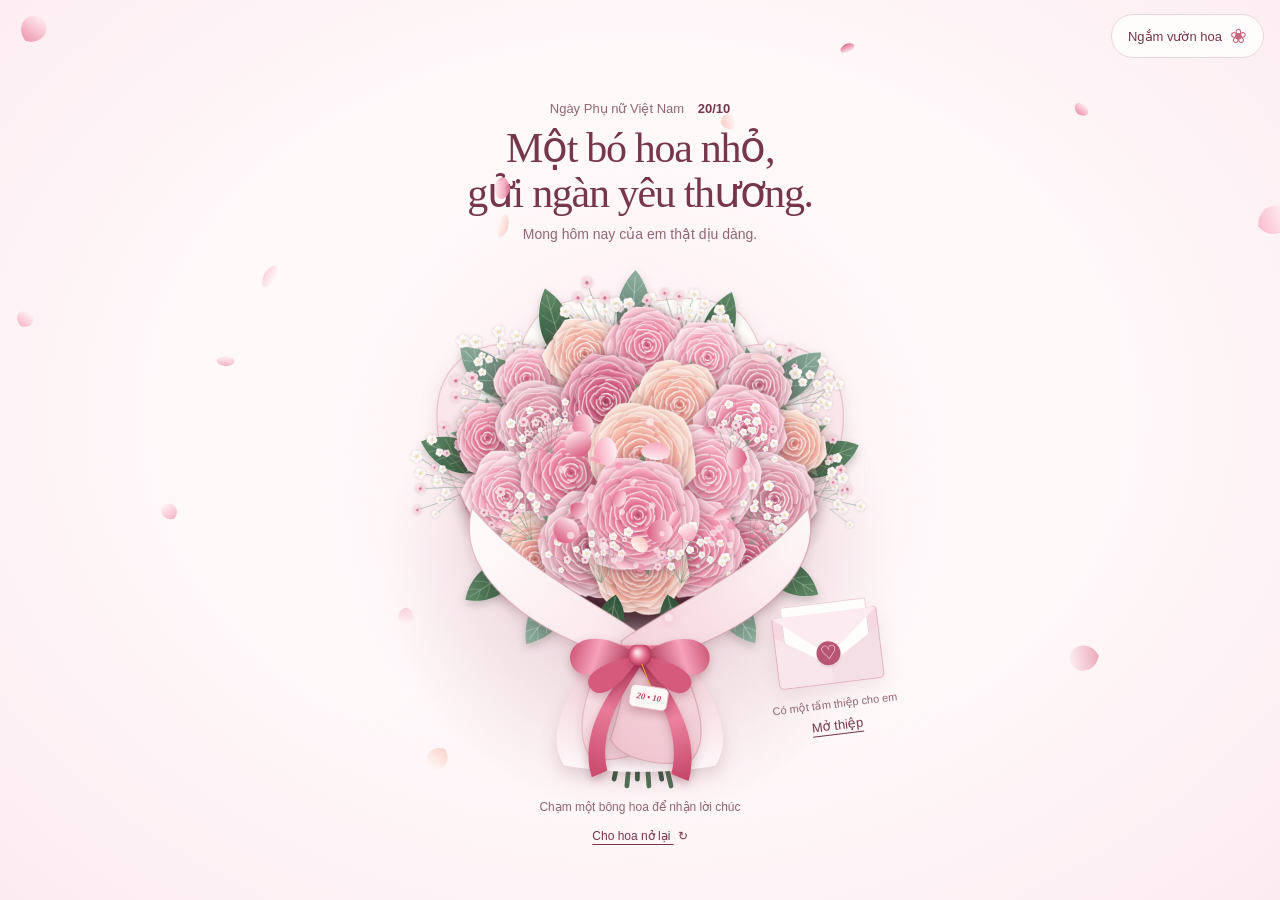
<file: index.html>
<!DOCTYPE html>
<html lang="vi">
<head>
  <meta charset="UTF-8">
  <meta name="viewport" content="width=device-width, initial-scale=1.0">
  <meta name="theme-color" content="#fff8fa">
  <meta name="description" content="Một bó hoa và tấm thiệp nhỏ, gửi những lời chúc dịu dàng nhân ngày Phụ nữ Việt Nam 20/10.">
  <title>Một bó hoa dành tặng em · 20/10</title>
  <link rel="stylesheet" href="./style.css">
  <script src="./script.js" defer></script>
  <script src="./card.js" defer></script>
  <script src="./album.js" defer></script>
</head>
<body>
  <main>
    <a class="garden-link" href="./garden.html">Ngắm vườn hoa <span aria-hidden="true">❀</span></a>
    <canvas id="ambientPetalsCanvas" aria-hidden="true"></canvas>
    <header class="greeting">
      <p class="occasion">Ngày Phụ nữ Việt Nam <span>20/10</span></p>
      <h1>Một bó hoa nhỏ,<br>gửi ngàn yêu thương.</h1>
      <p class="greeting-caption">Mong hôm nay của em thật dịu dàng.</p>
    </header>

    <div class="gift-layout">
      <section class="scene-column" aria-label="Hoa và những lời chúc 20/10">


        <div class="gift-visuals">
          <div class="bouquet-composition">
            <div id="bouquetStageWrapper" role="button" tabindex="0"
              aria-label="Bó hoa hồng. Nhấn Enter để nhận lời chúc; dùng phím mũi tên để chọn bông hoa."
              aria-describedby="bouquetHint">
              <canvas id="bouquetCanvas" aria-hidden="true"></canvas>
            </div>
            <button class="envelope-button" id="openCard" type="button" aria-haspopup="dialog" aria-controls="greetingCard" aria-expanded="false" hidden>
              <span class="envelope" aria-hidden="true"><span class="envelope-letter">Gửi em</span><span class="envelope-seal">♡</span></span>
              <span class="envelope-caption">Có một tấm thiệp cho em</span>
              <span class="envelope-action">Mở thiệp</span>
            </button>
          </div>

        </div>

        <footer class="scene-footer">
          <p id="bouquetHint" class="bouquet-hint">Chạm một bông hoa để nhận lời chúc</p>
          <p id="roseWish" class="rose-wish" role="status" aria-live="polite" aria-atomic="true"></p>
          <button class="text-button" id="replayBloom" type="button">Cho hoa nở lại <span aria-hidden="true">↻</span></button>
        </footer>
      </section>

      <dialog id="greetingCard" class="card-dialog" aria-labelledby="cardTitle">
        <div class="letter-paper">
          <button class="close-button" id="closeCard" type="button" aria-label="Đóng thiệp">×</button>
          <div id="cardReading">
            <div class="letter-date" aria-label="Ngày 20 tháng 10"><span>20</span><span class="date-stem" aria-hidden="true"></span><span>10</span></div>
            <p class="letter-recipient">Gửi <span id="cardRecipient">em</span>,</p>
            <h2 id="cardTitle">Chúc em một ngày<br>thật nhiều yêu thương.</h2>
            <div class="letter-flower" aria-hidden="true">❀</div>
            <p id="cardMessage" class="letter-message"></p>
            <div class="letter-signoff"><p>Với thật nhiều thương mến,</p><p id="cardSender" class="letter-signature"></p></div>
            <div class="letter-fold" aria-hidden="true"></div>
            <div class="letter-actions"><button id="viewAlbum" class="text-button" type="button" aria-controls="memoryAlbum">Xem album kỷ niệm <span aria-hidden="true">♡</span></button><button id="editCard" class="text-button" type="button">Viết lời chúc riêng <span aria-hidden="true">✎</span></button></div>
          </div>
          <form id="cardEditor" hidden>
            <p class="editor-intro">Một tấm thiệp mang lời của em.</p>
            <h2 id="editorTitle" class="editor-title">Viết chút yêu thương</h2>
            <label for="recipientInput">Gửi đến</label>
            <input id="recipientInput" name="recipient" maxlength="60" required autocomplete="off">
            <label for="messageInput">Lời chúc 20/10</label>
            <textarea id="messageInput" name="message" rows="7" maxlength="1500" required></textarea>
            <label for="senderInput">Người gửi</label>
            <input id="senderInput" name="sender" maxlength="60" required autocomplete="off">
            <p class="editor-hint">Lời chúc được lưu trên trình duyệt này.</p>
            <div class="editor-actions"><button class="primary-button" type="submit">Lưu lời chúc</button><button class="text-button" id="cancelEdit" type="button">Hủy</button></div>
          </form>
          <p id="cardStatus" class="card-status" role="status" aria-live="polite"></p>
        </div>
      </dialog>
    </div>
    <section id="memoryAlbum" class="memory-album" aria-labelledby="albumTitle" hidden>
      <header class="album-heading">
        <p class="album-note">Một chút kỷ niệm, dành riêng cho em</p>
        <h2 id="albumTitle">Những khoảnh khắc thương yêu</h2>
        <button id="toggleAlbum" class="text-button" type="button" aria-expanded="false" aria-controls="albumPhotos">Xòe album <span aria-hidden="true">♡</span></button>
        <button id="editAlbum" class="text-button" type="button" aria-expanded="false" aria-controls="albumPhotos">Thay ảnh <span aria-hidden="true">✎</span></button>
      </header>
      <p id="albumEditHint" class="album-edit-hint" hidden>Chọn ảnh từ thiết bị của bạn, tối đa 20 MB mỗi ảnh. Ảnh được lưu trên trình duyệt này, không tự gửi sang thiết bị khác.</p>
      <p id="albumStatus" class="album-status" role="status" aria-live="polite" aria-atomic="true"></p>
      <div id="albumPhotos" class="album-photos">
        <figure class="portrait-card album-card">
          <div class="portrait-photo"><img src="./1792503510712_4976613892190203132_4976613892190203132_794e2be1245276dec7ceb6011c30319c.jpg" alt="Ảnh kỷ niệm thứ nhất của người nhận thiệp" width="768" height="1024" decoding="async"></div>
          <figcaption><span class="portrait-dedication">Chu mỏ đồ đó.</span></figcaption>
          <div class="photo-actions" hidden>
            <button class="text-button change-photo" type="button" aria-label="Đổi ảnh thứ nhất">Đổi ảnh</button>
            <button class="text-button reset-photo" type="button" aria-label="Khôi phục ảnh thứ nhất" disabled>Ảnh ban đầu</button>
            <input class="photo-input" type="file" accept="image/*" aria-label="Chọn ảnh thứ nhất" hidden>
          </div>
        </figure>
        <figure class="portrait-card album-card">
          <div class="portrait-photo"><img src="./1792503510702_4976613892190203132_4976613892190203132_12e4e02a3b22545b1cd906585c420d44.jpg" alt="Ảnh kỷ niệm thứ hai của người nhận thiệp" width="768" height="1024" decoding="async" loading="lazy"></div>
          <figcaption><span class="portrait-dedication">"Thấy anh ngầu không các vk?"</span></figcaption>
          <div class="photo-actions" hidden>
            <button class="text-button change-photo" type="button" aria-label="Đổi ảnh thứ hai">Đổi ảnh</button>
            <button class="text-button reset-photo" type="button" aria-label="Khôi phục ảnh thứ hai" disabled>Ảnh ban đầu</button>
            <input class="photo-input" type="file" accept="image/*" aria-label="Chọn ảnh thứ hai" hidden>
          </div>
        </figure>
        <figure class="portrait-card album-card">
          <div class="portrait-photo"><img src="./1792503510692_4976613892190203132_4976613892190203132_9c86d8f91a71d0dff88ee0bd49622e2a.jpg" alt="Ảnh kỷ niệm thứ ba của người nhận thiệp" width="768" height="1024" decoding="async" loading="lazy"></div>
          <figcaption><span class="portrait-dedication">Dễ Thưnnnn.</span></figcaption>
          <div class="photo-actions" hidden>
            <button class="text-button change-photo" type="button" aria-label="Đổi ảnh thứ ba">Đổi ảnh</button>
            <button class="text-button reset-photo" type="button" aria-label="Khôi phục ảnh thứ ba" disabled>Ảnh ban đầu</button>
            <input class="photo-input" type="file" accept="image/*" aria-label="Chọn ảnh thứ ba" hidden>
          </div>
        </figure>
      </div>
      <p class="album-footnote">Có những điều nhỏ, nhớ lại vẫn thấy vui.</p>
    </section>
    <noscript><p class="noscript-message">Bật JavaScript để ngắm hoa nở và mở thiệp 20/10 nhé.</p></noscript>
  </main>
</body>
</html>
</file>
<file: style.css>
:root {
  --paper: #fffdfb;
  --blush: #fff8fa;
  --rose: #c7637d;
  --ink: #76364d;
  --muted: #916674;
  --line: #ecd3db;
  --bouquet-size: clamp(210px, calc(100dvh - 300px), 560px);
  color: var(--ink);
  font-family: "Segoe UI", Arial, sans-serif;
  font-synthesis: none;
}
* { box-sizing: border-box; }
[hidden] { display: none !important; }
html, body { margin: 0; min-width: 320px; min-height: 100%; }
body {
  background: radial-gradient(ellipse at 50% 46%, #fffdfd 0%, #fff9fa 47%, #fcecf1 100%);
  -webkit-tap-highlight-color: transparent;
}
button, input, textarea { font: inherit; }
button { color: inherit; cursor: pointer; touch-action: manipulation; }
button:focus-visible, a:focus-visible, [tabindex]:focus-visible, input:focus-visible, textarea:focus-visible {
  outline: 2px solid var(--ink); outline-offset: 5px;
}
main {
  min-height: 100vh; min-height: 100dvh;
  display: grid; align-content: center;
  position: relative; isolation: isolate;
  padding: max(72px, calc(env(safe-area-inset-top) + 64px)) clamp(16px, 3vw, 48px) max(16px, env(safe-area-inset-bottom));
}
.garden-link {
  position: absolute; top: max(14px, env(safe-area-inset-top));
  right: max(16px, env(safe-area-inset-right)); z-index: 4;
  display: inline-flex; align-items: center; gap: 8px;
  min-height: 44px; padding: 10px 16px; border: 1px solid var(--line); border-radius: 24px;
  background: var(--paper); color: var(--ink); font-size: 13px; text-decoration: none;
}
.garden-link:hover { background: #fae7ef; }
.garden-link span { color: var(--rose); font-size: 20px; line-height: 1; }
.gift-layout {
  width: min(100%, 1040px); margin-inline: auto;
  display: grid; grid-template-columns: minmax(0, 1fr); align-items: start;
  gap: 32px clamp(28px, 4vw, 60px);
}
.scene-column { min-width: 0; display: flex; flex-direction: column; align-items: center; }
.gift-visuals {
  width: 100%; margin: 4px auto 0; display: grid; place-items: center;
}
.portrait-card {
  position: relative; min-width: 0; width: 100%; max-width: 275px;
  justify-self: center; margin: 0; padding: 10px 10px 0;
  background: var(--paper); border: 1px solid #ecd3db99;
  box-shadow: 0 14px 40px #76364d10, 0 2px 7px #76364d08;
  transform-origin: top left;
}
.portrait-photo { overflow: hidden; aspect-ratio: 3 / 4; background: #f3e4e5; }
.portrait-photo img { display: block; width: 100%; height: 100%; object-fit: cover; object-position: center; }
.portrait-card figcaption { padding: 19px 6px 20px; text-align: center; }
.portrait-dedication { display: block; font: italic clamp(16px, 1.6vw, 21px)/1.45 "Palatino Linotype", Georgia, serif; text-wrap: pretty; }
.portrait-date { display: block; color: var(--muted); margin-top: 11px; font-size: 10px; line-height: 1.6; }
main::before {
  content: ''; position: absolute; left: 50%; top: 52%; z-index: -1;
  width: min(90vw, 700px); aspect-ratio: 1;
  transform: translate(-50%, -50%); border-radius: 50%;
  background: radial-gradient(circle, rgba(252, 210, 223, .45), rgba(254, 235, 242, .16) 57%, transparent 73%);
  filter: blur(26px); pointer-events: none;
}
.greeting { width: fit-content; max-width: 100%; margin: 0 auto 8px; transform-origin: top left; position: relative; z-index: 1; text-align: center; }
.occasion { margin: 0 0 10px; font-size: 13px; color: var(--muted); }
.occasion span { margin-left: 10px; color: var(--ink); font-weight: 600; }
h1, h2, .letter-recipient { font-family: "Palatino Linotype", "Book Antiqua", Palatino, Georgia, serif; font-weight: 400; }
h1 { margin: 0; font-size: clamp(28px, 3.4vw, 42px); line-height: 1.08; letter-spacing: -1.3px; }
.greeting-caption { font-size: 14px; color: var(--muted); margin: 10px 0 0; }
.bouquet-composition {
  position: relative; min-width: 0; margin: -12px auto -8px;
  width: min(100%, var(--bouquet-size));
  transform-origin: top left;
}
#bouquetStageWrapper {
  position: relative; width: 100%; aspect-ratio: 1; border-radius: 45%;
  cursor: pointer; touch-action: manipulation;
  animation: bouquet-entrance 1.15s cubic-bezier(.16, 1, .3, 1) both;
}
#bouquetCanvas { width: 100%; height: 100%; display: block; }
.envelope-button {
  position: absolute; right: 8px; top: 66%; width: clamp(126px, 29%, 164px);
  padding: 0; border: 0; background: transparent; text-align: center;
  transform: rotate(-7deg); animation: envelope-arrival .8s cubic-bezier(.2,.8,.2,1) both;
}
.envelope {
  position: relative; display: block; width: 106px; height: 72px; margin: 0 auto 12px;
  background: #f5d9e2; border: 1px solid #e3b5c4; border-radius: 2px 2px 5px 5px;
  box-shadow: 0 8px 18px #76364d18;
}
.envelope::before {
  content: ''; position: absolute; inset: 0; z-index: 2;
  background: linear-gradient(32deg, #f9e6ec 49%, transparent 50%) left / 51% 100% no-repeat,
              linear-gradient(-32deg, #f5dfe7 49%, transparent 50%) right / 51% 100% no-repeat;
  border-radius: inherit;
}
.envelope::after {
  content: ''; position: absolute; inset: -1px -1px 0; z-index: 3;
  background: #fcebf0; clip-path: polygon(0 0, 100% 0, 50% 61%);
  transform-origin: top; transition: transform .4s ease;
}
.envelope-letter {
  position: absolute; inset: -11px 9px 9px; padding: 12px 0 0;
  background: var(--paper); border: 1px solid var(--line);
  font-family: Georgia, serif; font-style: italic; font-size: 13px;
  transition: transform .4s ease;
}
.envelope-seal {
  position: absolute; left: calc(50% - 12px); top: 28px; z-index: 4;
  width: 24px; height: 24px; border-radius: 50%; background: #b85575;
  color: #fff6f8; font: 19px/24px Georgia, serif; box-shadow: 0 2px 3px #76364d22;
}
.envelope-caption, .envelope-action { display: block; font-size: 11px; line-height: 1.5; }
.envelope-caption { color: var(--muted); }
.envelope-action { font-size: 13px; text-decoration: underline; text-underline-offset: 4px; margin-top: 3px; }
@media (hover: hover) {
  .envelope-button:hover .envelope-letter { transform: translateY(-7px); }
  .envelope-button:hover .envelope::after { transform: rotateX(35deg); }
}
.scene-footer { transform-origin: top left; width: min(100%, 540px); margin-top: 6px; text-align: center; position: relative; z-index: 1; }
.bouquet-hint { font-size: 12px; color: var(--muted); margin: 0; }
.rose-wish { font: italic 17px/1.6 Georgia, serif; margin: 6px auto 2px; max-width: 440px; min-height: 54px; text-wrap: pretty; }
.rose-wish:empty { min-height: 0; margin: 0; }
.rose-wish.is-new { animation: wish-arrival .4s ease both; }
.text-button { border: 0; background: transparent; padding: 12px 8px; font-size: 12px; text-decoration: underline; text-underline-offset: 4px; }
.text-button span { display: inline-block; margin-left: 4px; text-decoration: none; }
#replayBloom { margin-top: 3px; }
#ambientPetalsCanvas { position: fixed; inset: 0; width: 100%; height: 100%; display: block; pointer-events: none; z-index: 2; }
.card-dialog {
  position: relative; z-index: 3; inset: auto; justify-self: center; align-self: start;
  width: min(100%, 620px); min-width: 0; max-width: none; max-height: none; margin: 0;
  padding: 0; border: 0; border-radius: 5px; color: var(--ink);
  background: var(--paper); box-shadow: 0 20px 70px #76364d14, 0 2px 8px #76364d0d;
  overflow: visible; scroll-margin-block: 24px;
}
.card-dialog[open] { animation: letter-open .45s .4s cubic-bezier(.16,1,.3,1) both; }
.letter-paper { position: relative; padding: 18px 30px 10px; background: linear-gradient(90deg, transparent 49.7%, #eedde33b 50%, transparent 50.3%), var(--paper); }
.letter-paper::before { content: ''; position: absolute; inset: 10px; border: 1px solid #ecd3db99; border-radius: 2px; pointer-events: none; }
.close-button { position: absolute; right: 15px; top: 14px; z-index: 1; width: 36px; height: 36px; background: transparent; border: 0; border-radius: 50%; font-size: 25px; font-weight: 300; }
.close-button:hover { background: #f9eaf0; }
.letter-date { display: flex; align-items: center; justify-content: center; gap: 13px; font: 28px/1.1 Georgia, serif; color: var(--rose); margin: 0 0 10px; }
.date-stem { width: 1px; height: 32px; background: var(--line); transform: rotate(25deg); }
.letter-recipient { margin: 0 0 10px; font-size: 19px; overflow-wrap: anywhere; }
#cardTitle { margin: 0; font-size: 31px; line-height: 1.2; letter-spacing: -.6px; }
.letter-flower { text-align: center; font: 29px/1 Georgia, serif; color: var(--rose); margin: 6px 0 8px; }
.letter-message { white-space: pre-wrap; overflow-wrap: anywhere; font-size: 14px; line-height: 1.65; margin: 0; }
.message-paragraph { display: block; }
.message-paragraph + .message-paragraph { margin-top: 12px; }
.letter-signoff { margin-top: 10px; text-align: right; }
.letter-signoff > p:first-child { margin: 0 0 3px; font-size: 12px; color: var(--muted); }
.letter-signature { font: italic 23px/1.4 "Palatino Linotype", Georgia, serif; margin: 0; overflow-wrap: anywhere; }
.letter-fold { height: 1px; margin: 8px -30px 2px; background: #ecd3db77; box-shadow: 0 1px 2px #76364d08; }
.letter-actions { text-align: center; }
.letter-actions .text-button { padding-block: 8px; }
.card-status { font-size: 12px; color: var(--muted); text-align: center; margin: 0; line-height: 1.6; }
.card-status:not(:empty) { padding: 8px 0; }
.editor-intro { margin: 10px 0; font-size: 12px; color: var(--muted); }
.editor-title { font-size: 27px; line-height: 1.2; margin: 0 0 26px; }
#cardEditor label { display: block; font-size: 13px; margin: 18px 0 8px; }
#cardEditor input, #cardEditor textarea { width: 100%; border: 1px solid #dcb8c5; border-radius: 5px; background: #fff9fb; color: var(--ink); padding: 11px 12px; font-size: 14px; line-height: 1.6; }
#cardEditor textarea { resize: vertical; min-height: 150px; }
.editor-hint { font-size: 11px; color: var(--muted); line-height: 1.7; margin-top: 14px; }
.editor-actions { display: flex; align-items: center; gap: 16px; margin: 20px 0 10px; }
.primary-button { border: 1px solid var(--ink); border-radius: 5px; padding: 12px 20px; font-size: 13px; background: var(--ink); color: var(--paper); }
.noscript-message { text-align: center; font-size: 14px; }
/* The album is a second chapter, revealed only after the letter is opened. */
.memory-album {
  position: relative; z-index: 3; width: min(100%, 850px); min-width: 0;
  margin: clamp(32px, 4vw, 54px) auto 8px; text-align: center; scroll-margin-top: 32px;
  opacity: 0; transform: translateY(24px);
  transition: opacity .8s ease, transform .8s cubic-bezier(.2,.8,.2,1);
}
.memory-album.is-revealed { opacity: 1; transform: none; }
.album-heading { margin-bottom: 26px; }
.album-note { color: var(--muted); font-size: 12px; line-height: 1.7; margin: 0 0 12px; }
#albumTitle { font-size: clamp(26px, 3vw, 34px); line-height: 1.25; margin: 0 0 8px; letter-spacing: -.5px; }
.album-photos { display: grid; grid-template-columns: minmax(0, 1fr); gap: 28px; padding: 18px 18px 14px; }
.album-card { grid-area: 1 / 1; width: min(100%, 230px); max-width: none; transform-origin: center; }
.album-card:nth-child(1) { z-index: 3; transform: rotate(-3deg); }
.album-card:nth-child(2) { z-index: 2; transform: translate(12px, -6px) rotate(7deg); }
.album-card:nth-child(3) { z-index: 1; transform: translate(-12px, -10px) rotate(-9deg); }
.album-card .portrait-dedication { font-size: 17px; }
.album-card figcaption { padding: 16px 4px 18px; }
.album-card .portrait-date { margin-top: 8px; }
.album-edit-hint, .album-status { max-width: 520px; margin: 0 auto 16px; color: var(--muted); font-size: 12px; line-height: 1.7; }
.album-status:empty { display: none; }
.photo-actions { display: flex; justify-content: center; flex-wrap: wrap; gap: 0 4px; padding: 0 0 8px; }
.photo-actions .text-button { min-height: 44px; padding: 10px 6px; }
.photo-actions button:disabled { opacity: .5; cursor: default; }
.album-card[aria-busy="true"] .portrait-photo { opacity: .65; }
.memory-album.is-spread .album-photos { grid-template-columns: repeat(3, minmax(0, 1fr)); }
.memory-album.is-spread .album-card { grid-area: auto; transform: rotate(var(--photo-angle)); animation: photo-unfold .65s cubic-bezier(.2,.8,.2,1) both; }
.memory-album.is-spread .album-card:nth-child(1) { --photo-angle: -4deg; }
.memory-album.is-spread .album-card:nth-child(2) { --photo-angle: 2deg; animation-delay: .13s; }
.memory-album.is-spread .album-card:nth-child(3) { --photo-angle: -2deg; animation-delay: .26s; }
.album-footnote { margin: 22px 0 0; color: var(--muted); font: italic 15px/1.7 Georgia, serif; }
@keyframes photo-unfold {
  from { opacity: 0; transform: translateY(22px) rotate(0); }
  to { opacity: 1; transform: translateY(0) rotate(var(--photo-angle)); }
}
@media (min-width: 1100px) {
  body.card-open .gift-layout { grid-template-columns: minmax(0, 1fr) minmax(400px, 470px); align-items: center; }
  body.card-open .bouquet-composition { width: min(100%, var(--bouquet-size)); }
  body.card-open .envelope-button { right: 0; width: 126px; }
  body.card-open .envelope { width: 88px; height: 60px; }
  body.card-open .envelope-seal { top: 22px; }
  body.card-open .envelope-caption { font-size: 10px; }
  body.card-open .envelope-action { font-size: 12px; }
  body.card-open .card-dialog { width: 100%; }
}
@media (min-width: 601px) and (max-width: 1099px) {
  body.card-open .bouquet-composition { width: min(100%, var(--bouquet-size)); }
}
@media (max-width: 600px) {
  .occasion { font-size: 12px; margin-bottom: 8px; }
  .greeting { margin-bottom: 6px; }
  .greeting-caption { font-size: 12px; margin-top: 8px; }
  .gift-visuals { margin-top: 2px; }
  .bouquet-composition { margin-top: 0; margin-bottom: 4px; width: min(100%, var(--bouquet-size)); }
  .envelope-button { right: 6px; top: 68%; width: 130px; }
  .envelope { width: 88px; height: 60px; margin-bottom: 9px; }
  .envelope-seal { top: 22px; }
  .envelope-caption { font-size: 10px; }
  .envelope-action { font-size: 12px; }
  .rose-wish { font-size: 16px; padding: 0 10px; }
  .letter-paper { padding: 18px 24px 10px; }
  .letter-fold { margin-left: -24px; margin-right: -24px; }
  #cardTitle { font-size: 29px; }
  .memory-album.is-spread .album-photos { grid-template-columns: minmax(0, 1fr); gap: 32px; }
}
@keyframes bouquet-entrance { from { opacity: 0; transform: translateY(18px) scale(.92); } to { opacity: 1; transform: translateY(0) scale(1); } }
@keyframes envelope-arrival { from { opacity: 0; transform: translateY(14px) rotate(-12deg); } to { opacity: 1; transform: translateY(0) rotate(-7deg); } }
@keyframes letter-open { from { opacity: 0; transform: translateY(16px); } to { opacity: 1; transform: translateY(0); } }
@keyframes wish-arrival { from { opacity: 0; transform: translateY(5px); } to { opacity: 1; transform: translateY(0); } }
@media (prefers-reduced-motion: reduce) {
  *, *::before, *::after { animation: none !important; transition: none !important; scroll-behavior: auto !important; }
}
</file>
